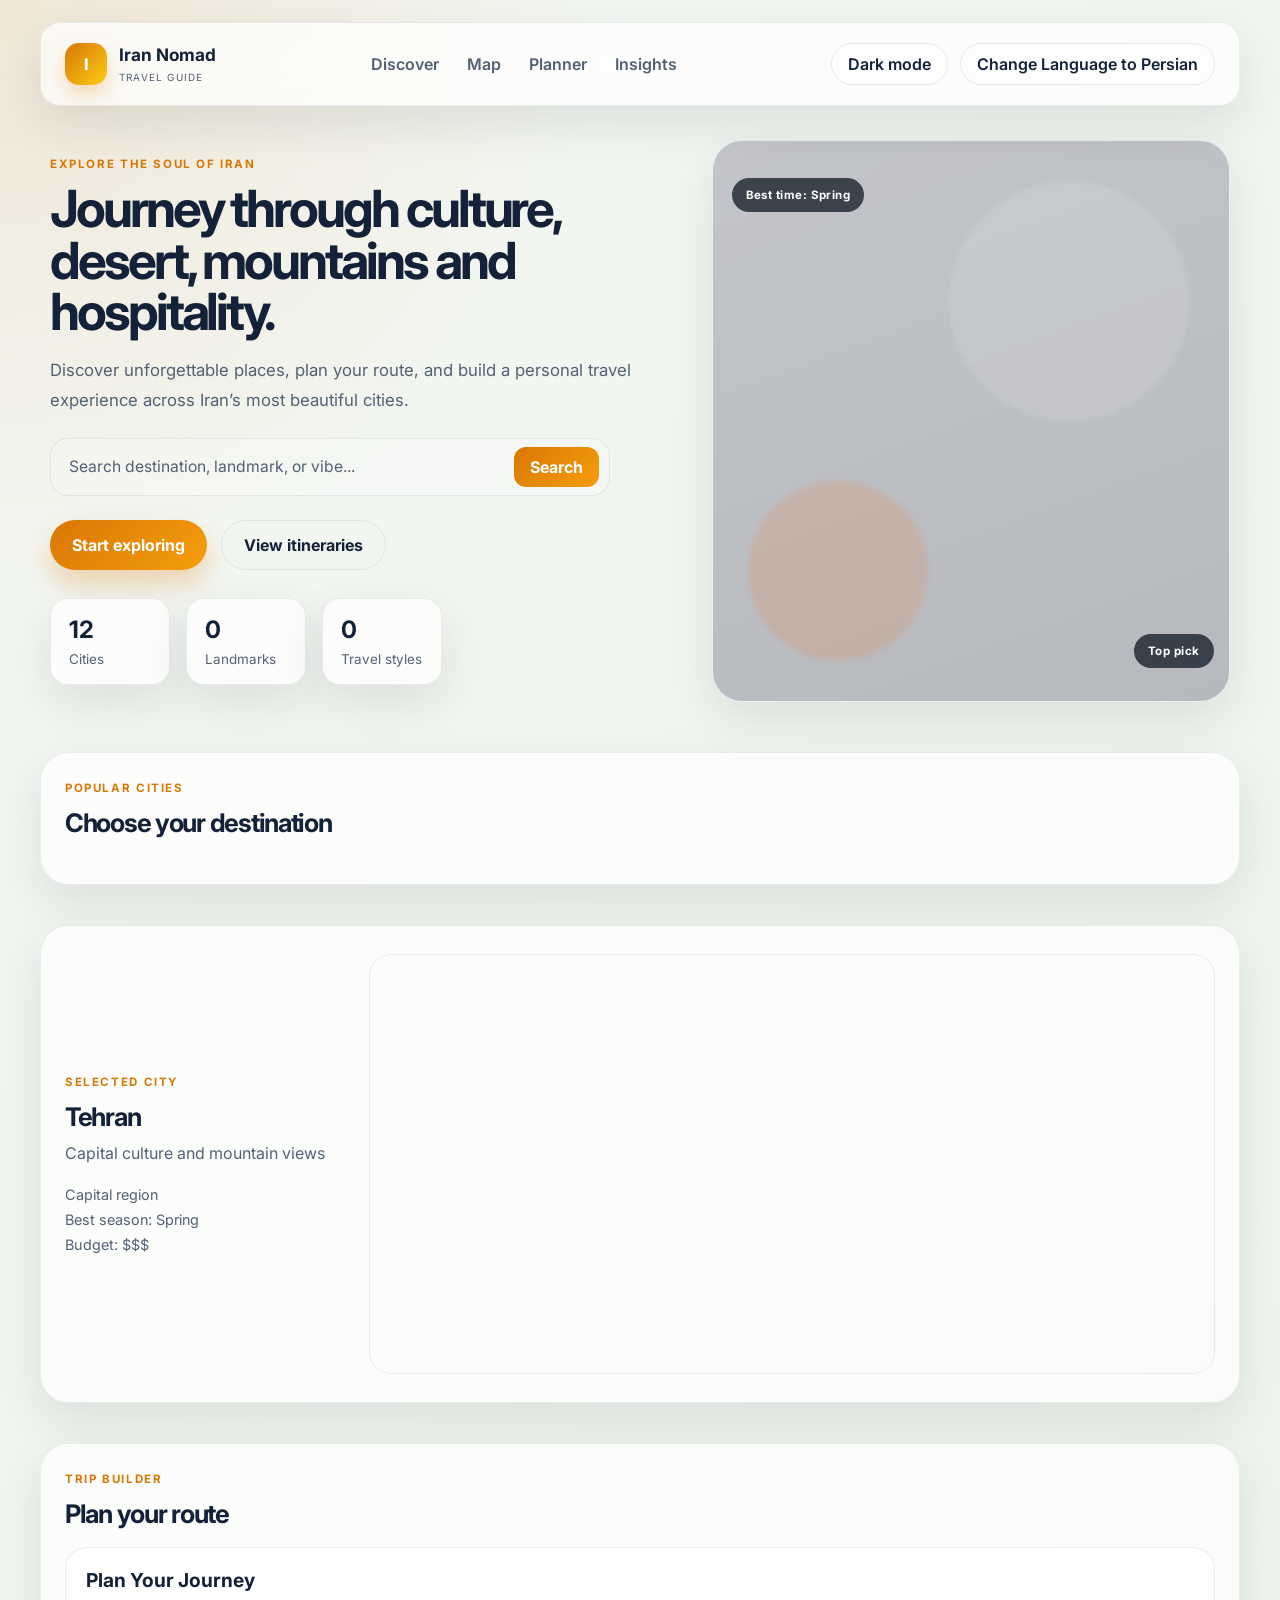
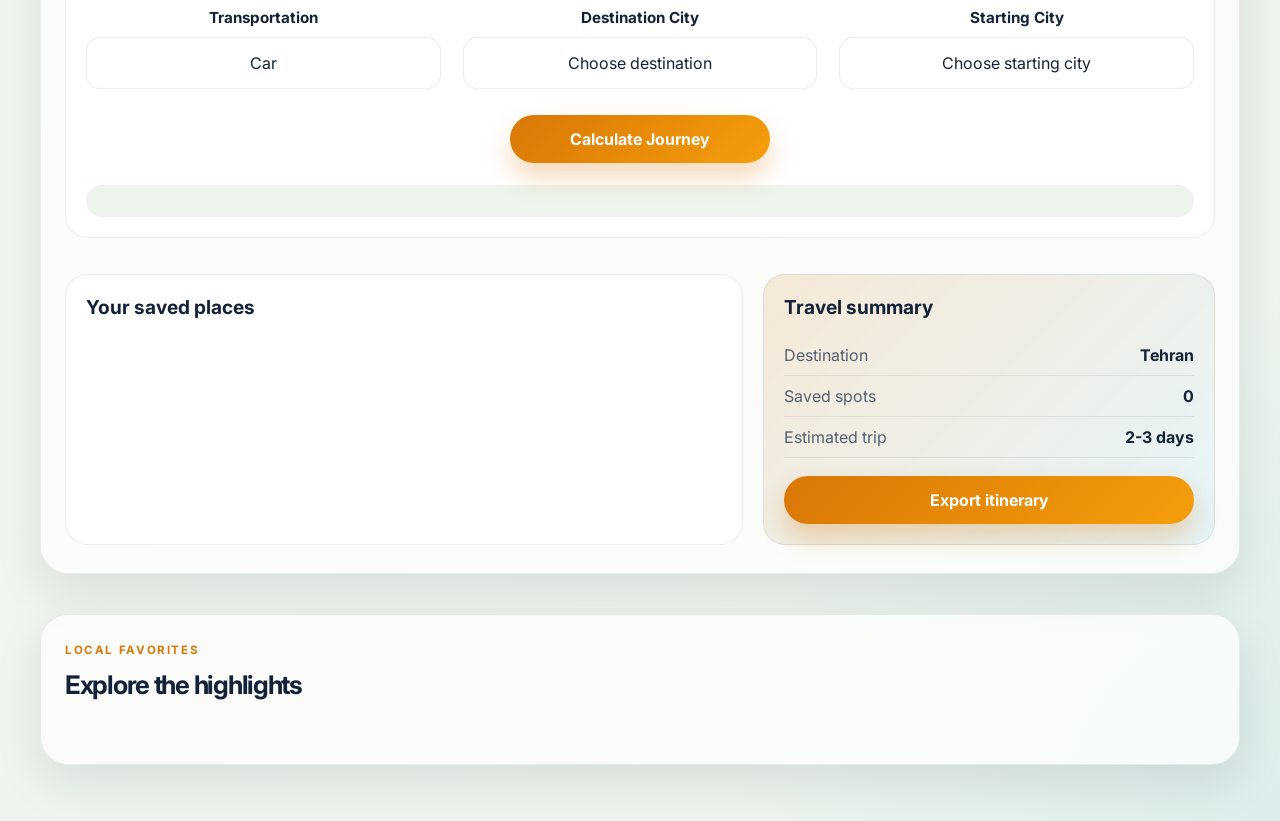
<file: index.html>
<!doctype html>
<html lang="en">
  <head>
    <meta charset="UTF-8" />
    <meta name="viewport" content="width=device-width, initial-scale=1.0" />
    <meta name="theme-color" content="#0f172a" />
    <title>Iran Nomad | Discover Iran</title>
    <link rel="preconnect" href="https://fonts.googleapis.com" />
    <link rel="preconnect" href="https://fonts.gstatic.com" crossorigin />
    <link
      href="https://fonts.googleapis.com/css2?family=Inter:wght@400;500;600;700;800&family=Vazirmatn:wght@400;500;700;800&display=swap"
      rel="stylesheet"
    />
    <link
      rel="stylesheet"
      href="https://static.neshan.org/sdk/mapboxgl/v1.13.2/neshan-sdk/v1.1.3/index.css"
    />
    <link rel="stylesheet" href="css/style.css" />
  </head>
  <body>
    <div class="page-shell">
      <header class="topbar">
        <div class="brand-wrap">
          <div class="brand-mark">I</div>
          <div>
            <span class="brand-name" data-i18n="name">Iran Nomad</span>
            <small data-i18n="n">travel guide</small>
          </div>
        </div>

        <nav class="main-nav">
          <a href="#discover" data-i18n="discover">Discover</a>
          <a href="#map-panel" data-i18n="map">Map</a>
          <a href="#planner" data-i18n="planner">Planner</a>
          <a href="#insights" data-i18n="insights">Insights</a>
        </nav>

        <div class="header-actions">
          <button id="theme-toggle" class="theme-toggle" type="button">
            <span>Dark mode</span>
          </button>
          <button id="change-Language" class="change-Language" type="button">
            <span data-i18n="languageButton">Change Language to Persian</span>
          </button>
        </div>
      </header>

      <main>
        <section class="hero" id="discover">
          <div class="hero-copy">
            <p class="eyebrow" data-i18n="text">Explore the soul of Iran</p>
            <h1 data-i18n="p">
              Journey through culture, desert, mountains and hospitality.
            </h1>
            <p class="hero-text" data-i18n="t">
              Discover unforgettable places, plan your route, and build a
              personal travel experience across Iran’s most beautiful cities.
            </p>

            <div class="search-box">
              <input
                id="city-search"
                type="text"
                placeholder="Search destination, landmark, or vibe..."
                aria-label="Search destinations"
                data-i18n-placeholder="searchbox"
              />
              <button type="button" class="search-btn" data-i18n="searchbtn">
                Search
              </button>
            </div>

            <div class="hero-actions">
              <button class="primary-btn" type="button" data-i18n="Start">
                Start exploring
              </button>
              <button class="secondary-btn" type="button" data-i18n="View">
                View itineraries
              </button>
            </div>

            <div class="stats-row">
              <div class="stat-card">
                <strong id="city-total">12</strong>
                <span data-i18n="citi">Cities</span>
              </div>
              <div class="stat-card">
                <strong id="place-total">0</strong>
                <span data-i18n="land">Landmarks</span>
              </div>
              <div class="stat-card">
                <strong id="category-total">0</strong>
                <span data-i18n="Travel">Travel styles</span>
              </div>
            </div>
          </div>

          <div class="hero-visual">
            <div class="floating-badge badge-top">Best time: Spring</div>
            <div class="floating-badge badge-bottom">Top pick</div>
            <div class="hero-image-card">
              <div class="hero-art" aria-label="Iran landscape artwork"></div>
            </div>
          </div>
        </section>

        <section class="city-picker-wrap">
          <div class="section-heading">
            <p class="eyebrow" data-i18n="c">Popular cities</p>
            <h2 data-i18n="destination">Choose your destination</h2>
          </div>
          <div
            id="city-selector"
            class="city-selector"
            aria-label="City selector"
          ></div>
        </section>

        <section class="map-panel" id="map-panel">
          <div class="map-info">
            <p class="eyebrow" data-i18n="selected">Selected city</p>
            <h2 id="selected-city">Tehran</h2>
            <p id="city-subtitle">Capital culture and mountain views</p>
            <div class="city-meta">
              <span id="city-region" data-i18n="Capital">Capital region</span>
              <span id="city-season" data-i18n="citySeason"
                >Best season: Spring</span
              >
              <span id="city-budget" data-i18n="cityBudget">Budget: $$$</span>
            </div>
          </div>

          <div id="map" aria-label="Map of Iran"></div>
        </section>

        <section id="planner" class="planner-section">
          <div class="section-heading">
            <p class="eyebrow" data-i18n="trip">Trip builder</p>
            <h2 data-i18n="route">Plan your route</h2>
          </div>

          <div class="route-planner planner-panel">
            <h3 data-i18n="journeyTitle">Plan Your Journey</h3>

            <div class="route-form">
              <div class="form-group">
                <label for="start-city" data-i18n="startcity"
                  >Starting City</label
                >
                <select id="start-city">
                  <option value="">Choose starting city</option>
                  <option value="tehran">Tehran</option>
                  <option value="qazvin">Qazvin</option>
                  <option value="isfahan">Isfahan</option>
                  <option value="shiraz">Shiraz</option>
                  <option value="yazd">Yazd</option>
                  <option value="mashhad">Mashhad</option>
                  <option value="tabriz">Tabriz</option>
                  <option value="kerman">Kerman</option>
                  <option value="bandarAbbas">BandarAbbas</option>
                  <option value="rasht">Rasht</option>
                  <option value="bushehr">Bushehr</option>
                  <option value="sari">Sari</option>
                  <option value="karaj">Karaj</option>
                  <option value="ramsar">Ramsar</option>
                  <option value="chalus">Chalus</option>
                  <option value="nowshahr">Nowshahr</option>
                  <option value="amol">Amol</option>
                  <option value="babolsar">Babolsar</option>
                  <option value="behshahr">Behshahr</option>
                  <option value="kelardasht">Kelardasht</option>
                  <option value="tonekabon">Tonekabon</option>
                  <option value="fereydunkenar">Fereydunkenar</option>
                  <option value="qeshm">Qeshm</option>
                  <option value="kashan">Kashan</option>
                  <option value="kermanshah">Kermanshah</option>
                </select>
              </div>

              <div class="form-group">
                <label for="destination-city" data-i18n="destinationcity"
                  >Destination City</label
                >
                <select id="destination-city">
                  <option value="">Choose destination</option>
                  <option value="tehran">Tehran</option>
                  <option value="qazvin">Qazvin</option>
                  <option value="isfahan">Isfahan</option>
                  <option value="shiraz">Shiraz</option>
                  <option value="yazd">Yazd</option>
                  <option value="mashhad">Mashhad</option>
                  <option value="tabriz">Tabriz</option>
                  <option value="Kerman">Kerman</option>
                  <option value="bandarAbbas">BandarAbbas</option>
                  <option value="rasht">Rasht</option>
                  <option value="bushehr">Bushehr</option>
                  <option value="sari">Sari</option>
                  <option value="karaj">Karaj</option>
                  <option value="ramsar">Ramsar</option>
                  <option value="chalus">Chalus</option>
                  <option value="nowshahr">Nowshahr</option>
                  <option value="amol">Amol</option>
                  <option value="babolsar">Babolsar</option>
                  <option value="behshahr">Behshahr</option>
                  <option value="kelardasht">Kelardasht</option>
                  <option value="tonekabon">Tonekabon</option>
                  <option value="fereydunkenar">Fereydunkenar</option>
                  <option value="qeshm">Qeshm</option>
                  <option value="kashan">Kashan</option>
                  <option value="kermanshah">Kermanshah</option>
                </select>
              </div>

              <div class="form-group">
                <label for="transport-mode" data-i18n="transportMode"
                  >Transportation</label
                >
                <select id="transport-mode">
                  <option value="driving">Car</option>
                  <option value="bus">Bus</option>
                  <option value="train">Train</option>
                  <option value="flight">Flight</option>
                </select>
              </div>

              <button
                id="calculate-route"
                class="primary-btn"
                type="button"
                data-i18n="calculatejourny"
              >
                Calculate Journey
              </button>
            </div>

            <div
              id="route-result"
              class="route-result"
              aria-live="polite"
            ></div>
          </div>

          <div class="planner-grid">
            <div class="planner-panel">
              <h3 data-i18n="save">Your saved places</h3>
              <ul id="planner-list" class="planner-list"></ul>
            </div>
            <div class="planner-panel accent-panel">
              <h3 data-i18n="summary">Travel summary</h3>
              <div class="summary-item">
                <span data-i18n="des">Destination</span>
                <strong id="summary-city">Tehran</strong>
              </div>
              <div class="summary-item">
                <span data-i18n="saved">Saved spots</span>
                <strong id="summary-count">0</strong>
              </div>
              <div class="summary-item">
                <span data-i18n="Estimated">Estimated trip</span>
                <strong id="summary-trip">2-3 days</strong>
              </div>
              <button
                class="primary-btn full-width"
                type="button"
                data-i18n="Export"
              >
                Export itinerary
              </button>
            </div>
          </div>
        </section>

        <section class="discover-grid" id="insights">
          <div class="discover-header">
            <p class="eyebrow" data-i18n="Local">Local favorites</p>
            <h2 id="title">Explore the highlights</h2>
          </div>
          <div
            class="filter-bar"
            id="filter-bar"
            aria-label="Attraction filters"
          ></div>
          <div id="suggestions" class="suggestions-grid"></div>
        </section>
      </main>
    </div>

    <script src="https://static.neshan.org/sdk/mapboxgl/v1.13.2/neshan-sdk/v1.1.3/index.js"></script>
    <script src="JavaScript/script.js"></script>
  </body>
</html>
</file>
<file: css/style.css>
.route-planner{
    margin-bottom: 36px;
}



select{
  appearance:none;
  -webkit-appearance: none;
  -moz-appearance: none;
  width:100%;
  padding: 14px 16px;
  background-color: #ffffff;
  color: #1f2937;
  border: 1px solid #d1d5db;
  border-radius: 12px;
  font: inherit;
  cursor: pointer;
  transition: 
  border-color 0.2s ease,
  box-shadow 0.2s ease,
  background-color 0.2s ease;
}

select:hover{
  border-color: #d97706;
}

select:focus{
  outline: none;
  border-color: #d97706;
  box-shadow: 0 0 0 4px rgba(217, 119, 6, 0.15);
}

select option{
  padding:12px;
  border-radius: 16px;
  background-color: #ffffff;
  color: #1f2937;
}

select option:checked{
  background-color: #d97706;
  color: #ffffff;
}



.route-planner .route-form {
    display: grid;
    grid-template-columns: repeat(3, minmax(0, 1fr));
    gap: 22px;
    align-items: end;
    direction: rtl;
    width: 100%;
    
}

.route-planner .route-form > .form-group {
    display: flex;
    flex-direction: column;
    gap: 10px;
    min-width: 0;
    width: 100%;
}

.route-planner .route-form > .form-group > label {
    display: block;
    color: var(--text);
    font-size: 0.95rem;
    font-weight: 700;
    text-align: center;
}

.route-planner .route-form > .form-group > select {
    display: block;
    box-sizing: border-box;
    width: 100%;
    height: 52px;
    padding: 0 14px;
    border: 1px solid var(--line);
    border-radius: 14px;
    background: var(--card);
    color: var(--text);
    font: inherit;
    text-align: center;
    text-align-last: center;
    cursor: pointer;
}

.route-planner .route-form > #calculate-route {
    grid-column: 1 / -1;
    justify-self: center;
    width: min(260px, 100%);
    margin: 4px auto 0;
}

.route-planner .route-result {
    margin-top: 22px;
    padding: 16px;
    border-radius: 16px;
    background: var(--bg-soft);
    color: var(--text);
    line-height: 1.8;
}

@media (max-width: 760px) {
    .route-planner .route-form {
        grid-template-columns: minmax(0, 1fr);
        gap: 16px;
    }

    .route-planner .route-form > #calculate-route {
        grid-column: 1;
        justify-self: stretch;
        width: 100%;
    }
}


:root {
  --bg: #f4f7f3;
  --bg-soft: #edf4ec;
  --panel: rgba(255, 255, 255, 0.72);
  --panel-strong: #ffffff;
  --card: #ffffff;
  --text: #132238;
  --text-soft: #526174;
  --line: rgba(19, 34, 56, 0.08);
  --accent: #d97706;
  --accent-soft: rgba(217, 119, 6, 0.14);
  --shadow: 0 18px 48px rgba(20, 32, 42, 0.1);
  --success: #0f766e;
}

body.dark {
  --bg: #08131e;
  --bg-soft: #101f2f;
  --panel: rgba(12, 20, 31, 0.78);
  --panel-strong: #0f1d2d;
  --card: #112235;
  --text: #ecf3ff;
  --text-soft: #b5c2d3;
  --line: rgba(220, 231, 241, 0.08);
  --accent: #fbbf24;
  --accent-soft: rgba(251, 191, 36, 0.12);
  --shadow: 0 18px 48px rgba(0, 0, 0, 0.35);
  --success: #2dd4bf;
}

* {
  box-sizing: border-box;
}

html {
  scroll-behavior: smooth;
}

body {
  margin: 0;
  min-height: 100vh;
  background:
    radial-gradient(
      circle at top left,
      rgba(217, 119, 6, 0.12),
      transparent 22%
    ),
    radial-gradient(
      circle at bottom right,
      rgba(14, 165, 233, 0.08),
      transparent 20%
    ),
    linear-gradient(135deg, var(--bg) 0%, var(--bg-soft) 100%);
  color: var(--text);
  font-family: "Inter", "Vazirmatn", sans-serif;
  transition:
    background 0.3s ease,
    color 0.3s ease;
}

button,
input,
select {
  font: inherit;
}

img {
  max-width: 100%;
  display: block;
}

button {
  cursor: pointer;
}

a {
  color: inherit;
}

.page-shell {
  width: min(1200px, calc(100% - 32px));
  margin: 0 auto;
  padding: 22px 0 56px;
}

.topbar {
  display: flex;
  align-items: center;
  justify-content: space-between;
  gap: 16px;
  padding: 20px 24px;
  background: var(--panel);
  border: 1px solid var(--line);
  border-radius: 20px;
  backdrop-filter: blur(12px);
  box-shadow: var(--shadow);
  position: sticky;
  top: 16px;
  z-index: 20;
}

.brand-wrap {
  display: inline-flex;
  align-items: center;
  gap: 12px;
}

.brand-mark {
  width: 42px;
  height: 42px;
  display: grid;
  place-items: center;
  border-radius: 14px;
  background: linear-gradient(135deg, #d97706, #facc15);
  color: #fff;
  font-weight: 800;
  box-shadow: 0 10px 20px rgba(217, 119, 6, 0.25);
}

.brand-name {
  display: block;
  font-size: 1.08rem;
  font-weight: 700;
}

.brand-wrap small {
  color: var(--text-soft);
  letter-spacing: 0.12em;
  text-transform: uppercase;
  font-size: 0.62rem;
}

.main-nav {
  display: flex;
  align-items: center;
  gap: 28px;
}

.main-nav a {
  text-decoration: none;
  color: var(--text-soft);
  font-weight: 600;
  transition: color 0.2s ease;
}

.main-nav a:hover {
  color: var(--text);
}

.header-actions {
  display: flex;
  align-items: center;
  gap: 12px;
}

.theme-toggle {
  border: 1px solid var(--line);
  background: rgba(255, 255, 255, 0.15);
  color: var(--text);
  border-radius: 999px;
  padding: 10px 16px;
  font-weight: 600;
  transition:
    transform 0.2s ease,
    background 0.2s ease;
}

.theme-toggle:hover {
  transform: translateY(-1px);
}

.change-Language {
  border: 1px solid var(--line);
  background: rgba(255, 255, 255, 0.15);
  color: var(--text);
  border-radius: 999px;
  padding: 10px 16px;
  font-weight: 600;
  transition:
    transform 0.2s ease,
    background 0.2s ease;
}

.change-Language:hover {
  transform: translateY(-1px);
}

.hero {
  display: grid;
  grid-template-columns: 1.1fr 0.9fr;
  gap: 28px;
  align-items: center;
  padding: 34px 10px 10px;
}

.hero-copy {
  padding: 14px 0;
}

.eyebrow {
  margin: 0 0 12px;
  color: var(--accent);
  text-transform: uppercase;
  letter-spacing: 0.14em;
  font-size: 0.72rem;
  font-weight: 700;
}

.hero h1 {
  margin: 0;
  font-size: clamp(2.6rem, 4vw, 4.6rem);
  line-height: 1;
  letter-spacing: -0.06em;
}

.hero-text {
  margin-top: 18px;
  max-width: 620px;
  color: var(--text-soft);
  font-size: 1.05rem;
  line-height: 1.8;
}

.search-box {
  margin-top: 22px;
  display: flex;
  align-items: center;
  gap: 12px;
  background: rgba(255, 255, 255, 0.2);
  border: 1px solid var(--line);
  border-radius: 18px;
  padding: 8px 10px 8px 16px;
  max-width: 560px;
}

.search-box input {
  flex: 1;
  border: none;
  outline: none;
  background: transparent;
  color: var(--text);
  font-size: 0.98rem;
  min-width: 0;
}

.search-box input::placeholder {
  color: var(--text-soft);
}

.search-btn {
  border: none;
  border-radius: 12px;
  background: linear-gradient(135deg, var(--accent), #f59e0b);
  color: #fff;
  padding: 10px 16px;
  font-weight: 700;
}

.hero-actions {
  margin-top: 24px;
  display: flex;
  gap: 14px;
  flex-wrap: wrap;
}

.primary-btn,
.secondary-btn {
  border: none;
  border-radius: 999px;
  padding: 14px 22px;
  font-weight: 700;
  transition:
    transform 0.2s ease,
    box-shadow 0.2s ease;
}

.primary-btn:hover,
.secondary-btn:hover {
  transform: translateY(-1px);
}

.primary-btn {
  background: linear-gradient(135deg, var(--accent), #f59e0b);
  color: #fff;
  box-shadow: 0 14px 26px rgba(217, 119, 6, 0.28);
}

.secondary-btn {
  background: transparent;
  border: 1px solid var(--line);
  color: var(--text);
}

.stats-row {
  display: flex;
  gap: 16px;
  flex-wrap: wrap;
  margin-top: 28px;
}

.stat-card {
  min-width: 120px;
  padding: 16px 18px;
  background: var(--panel);
  border: 1px solid var(--line);
  border-radius: 18px;
  box-shadow: var(--shadow);
}

.stat-card strong {
  display: block;
  font-size: 1.5rem;
  margin-bottom: 4px;
}

.stat-card span {
  color: var(--text-soft);
  font-size: 0.84rem;
}

.hero-visual {
  position: relative;
  min-height: 520px;
  display: grid;
  place-items: center;
}

.hero-image-card {
  width: min(100%, 520px);
  border-radius: 30px;
  overflow: hidden;
  background: var(--card);
  box-shadow: var(--shadow);
  border: 1px solid var(--line);
}

.hero-art {
  position: relative;
  width: 100%;
  height: 560px;
  background:
    linear-gradient(160deg, rgba(15, 23, 42, 0.25), rgba(15, 23, 42, 0.3)),
    url("https://images.unsplash.com/photo-1516891883546-73d7836c99f7?auto=format&fit=crop&w=1200&q=80")
      center/cover no-repeat;
}

.hero-art::before,
.hero-art::after {
  content: "";
  position: absolute;
  border-radius: 50%;
  filter: blur(2px);
}

.hero-art::before {
  width: 240px;
  height: 240px;
  right: 40px;
  top: 40px;
  background: rgba(255, 255, 255, 0.12);
}

.hero-art::after {
  width: 180px;
  height: 180px;
  left: 35px;
  bottom: 40px;
  background: rgba(249, 115, 22, 0.15);
}

.floating-badge {
  position: absolute;
  padding: 10px 14px;
  border-radius: 999px;
  background: rgba(8, 19, 30, 0.72);
  color: #fff;
  font-size: 0.72rem;
  font-weight: 700;
  letter-spacing: 0.04em;
  backdrop-filter: blur(6px);
  z-index: 2;
}

.badge-top {
  top: 38px;
  left: 20px;
}

.badge-bottom {
  right: 16px;
  bottom: 34px;
}

.city-picker-wrap,
.map-panel,
.discover-grid,
.planner-section {
  margin-top: 40px;
  background: var(--panel);
  border: 1px solid var(--line);
  border-radius: 28px;
  box-shadow: var(--shadow);
  padding: 28px 24px;
}

.section-heading,
.discover-header {
  margin-bottom: 18px;
}

.section-heading h2,
.discover-header h2,
.map-info h2 {
  margin: 0;
  font-size: clamp(1.6rem, 2vw, 2.5rem);
  letter-spacing: -0.05em;
}

.city-selector {
  display: flex;
  flex-wrap: wrap;
  gap: 12px;
}

.city-chip {
  border: 1px solid var(--line);
  background: transparent;
  color: var(--text);
  border-radius: 999px;
  padding: 10px 16px;
  font-weight: 600;
  transition: all 0.2s ease;
}

.city-chip:hover,
.city-chip.active {
  background: linear-gradient(135deg, var(--accent), #f59e0b);
  color: white;
  border-color: transparent;
  box-shadow: 0 12px 24px rgba(217, 119, 6, 0.22);
}

.map-panel {
  display: grid;
  grid-template-columns: 280px 1fr;
  gap: 24px;
  align-items: center;
}

.map-info {
  padding-right: 8px;
}

#city-subtitle {
  color: var(--text-soft);
  margin-top: 8px;
  line-height: 1.7;
}

.city-meta {
  display: flex;
  flex-direction: column;
  gap: 8px;
  margin-top: 18px;
  color: var(--text-soft);
  font-size: 0.9rem;
}

#map {
  width: 100%;
  min-height: 420px;
  border-radius: 22px;
  overflow: hidden;
  border: 1px solid var(--line);
  box-shadow: inset 0 0 0 1px rgba(255, 255, 255, 0.08);
}

.planner-grid {
  display: grid;
  grid-template-columns: 1.2fr 0.8fr;
  gap: 20px;
}

.planner-panel {
  background: var(--card);
  border: 1px solid var(--line);
  border-radius: 22px;
  padding: 20px;
}

.planner-panel h3 {
  margin: 0 0 16px;
  font-size: 1.2rem;
}

.planner-list {
  list-style: none;
  margin: 0;
  padding: 0;
  display: flex;
  flex-direction: column;
  gap: 12px;
}

.planner-item {
  display: flex;
  justify-content: space-between;
  align-items: center;
  gap: 12px;
  padding: 12px 14px;
  border: 1px solid var(--line);
  border-radius: 14px;
  background: rgba(255, 255, 255, 0.04);
}

.planner-item strong {
  display: block;
  font-size: 0.96rem;
}

.planner-item small {
  color: var(--text-soft);
}

.planner-item button {
  border: none;
  background: transparent;
  color: var(--accent);
  font-weight: 700;
}

.planner-empty {
  padding: 16px;
  border-radius: 14px;
  border: 1px dashed var(--line);
  color: var(--text-soft);
}

.accent-panel {
  background: linear-gradient(
    135deg,
    rgba(217, 119, 6, 0.14),
    rgba(14, 165, 233, 0.08)
  );
}

.summary-item {
  display: flex;
  justify-content: space-between;
  gap: 12px;
  padding: 10px 0;
  border-bottom: 1px solid var(--line);
  color: var(--text-soft);
}

.summary-item strong {
  color: var(--text);
}

.full-width {
  width: 100%;
  margin-top: 18px;
}

.filter-bar {
  display: flex;
  flex-wrap: wrap;
  gap: 10px;
  margin-bottom: 18px;
}

.filter-chip {
  border: 1px solid var(--line);
  background: transparent;
  color: var(--text-soft);
  border-radius: 999px;
  padding: 8px 12px;
  font-weight: 600;
}

.filter-chip.active {
  background: var(--accent-soft);
  color: var(--accent);
  border-color: transparent;
}

.suggestions-grid {
  display: grid;
  grid-template-columns: repeat(auto-fit, minmax(220px, 1fr));
  gap: 18px;
}

.place-card {
  background: var(--card);
  border: 1px solid var(--line);
  border-radius: 22px;
  overflow: hidden;
  box-shadow: 0 12px 30px rgba(15, 23, 42, 0.08);
  transition:
    transform 0.2s ease,
    box-shadow 0.2s ease;
}

.place-card:hover {
  transform: translateY(-6px);
  box-shadow: 0 16px 34px rgba(15, 23, 42, 0.12);
}

.place-card img {
  width: 100%;
  height: 180px;
  object-fit: cover;
}

.place-card .card-body {
  padding: 14px 14px 16px;
}

.place-card h3 {
  margin: 0 0 8px;
  font-size: 1.02rem;
}

.place-card p {
  margin: 0;
  color: var(--text-soft);
  line-height: 1.7;
  font-size: 0.92rem;
}

.save-btn {
  margin-top: 12px;
  border: 1px solid var(--line);
  background: transparent;
  color: var(--text);
  border-radius: 999px;
  padding: 8px 12px;
  font-weight: 700;
}

.save-btn.saved {
  background: rgba(15, 118, 110, 0.12);
  border-color: rgba(15, 118, 110, 0.24);
  color: var(--success);
}

@media (max-width: 900px) {
  .topbar {
    flex-wrap: wrap;
    justify-content: center;
  }

  .hero,
  .map-panel,
  .planner-grid {
    grid-template-columns: 1fr;
  }
}

@media (max-width: 560px) {
  .page-shell {
    width: min(100% - 20px, 1200px);
  }

  .topbar {
    padding: 16px 18px;
  }

  .main-nav {
    width: 100%;
    justify-content: center;
    gap: 14px;
  }

  .hero h1 {
    font-size: 2.5rem;
  }

  .hero-art {
    height: 420px;
  }

  .search-box {
    flex-direction: column;
    align-items: stretch;
  }
}
</file>
